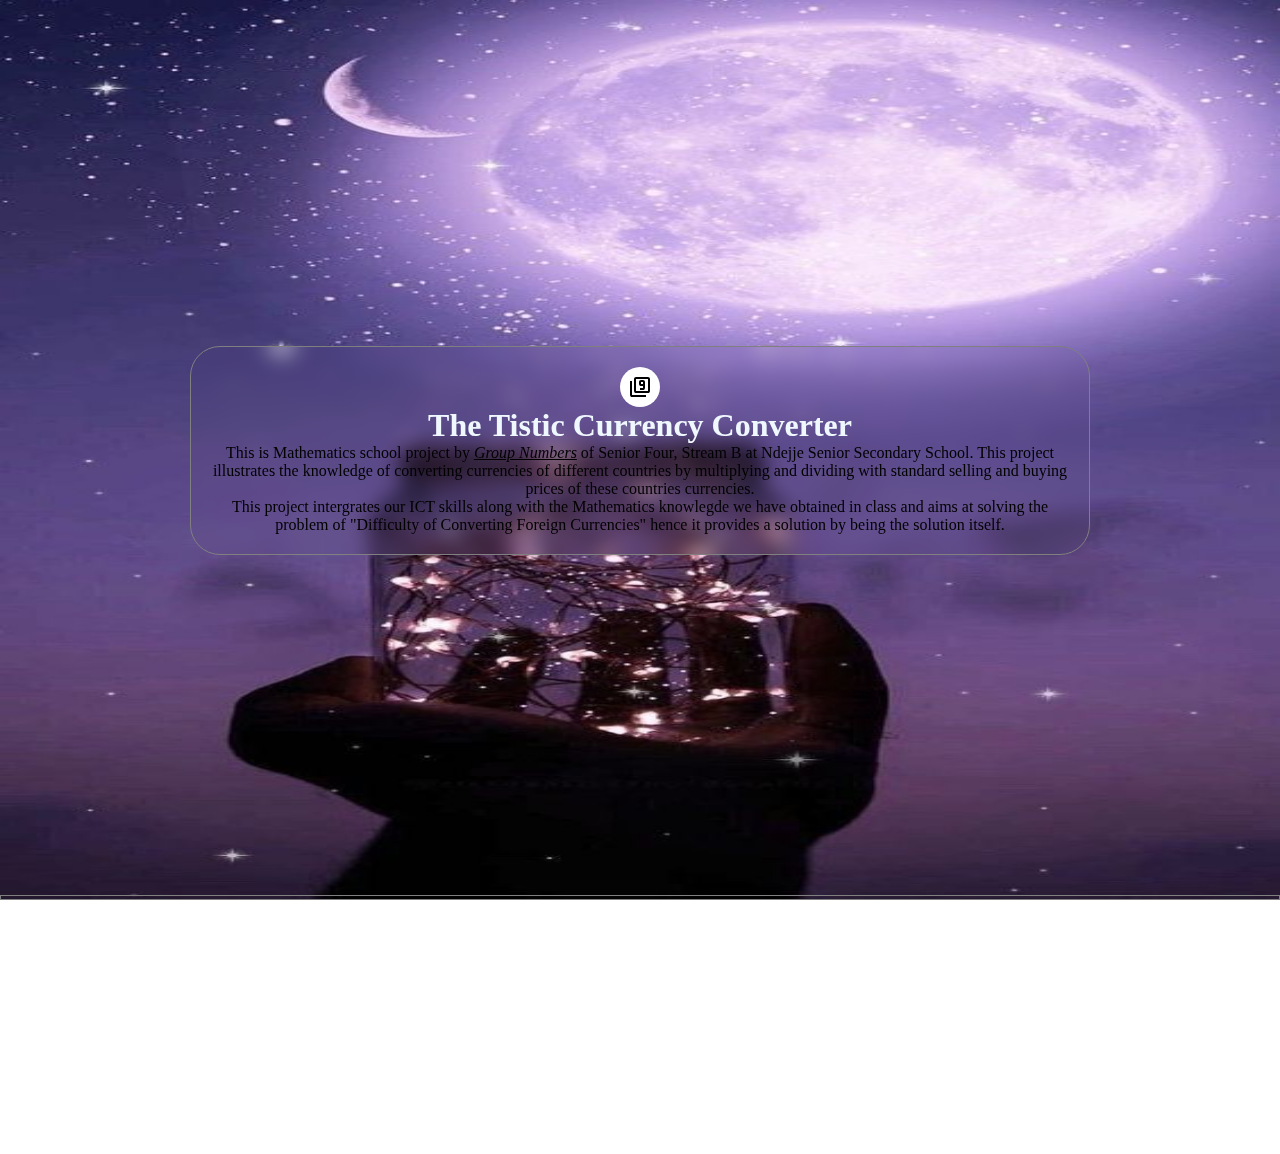
<file: index.html>
<!DOCTYPE html>
<html>
<head>
  <meta http-equiv="CONTENT-TYPE" content="text/html; charset=UTF-8">
  <title>Currency Converter</title>
  <link rel="stylesheet" href="math.css"/>
  <link rel="stylesheet" href="https://fonts.googleapis.com/css2?family=Material+Symbols+Outlined:opsz,wght,FILL,GRAD@20..48,100..700,0..1,-50..200" />
</head>
<body>
  <div class="page" id="tab_1">
    <section class="cena">
          <span class="material-symbols-outlined">
filter_9
</span>
  <h1>
    The Tistic Currency Converter
  </h1>
      <p>
        This is Mathematics school project by <i><u>Group Numbers</u></i>
        of Senior Four, Stream B at Ndejje Senior Secondary School.
        This project illustrates the knowledge of converting currencies 
        of different countries by multiplying and dividing with standard 
        selling and buying prices of these countries currencies.
      </p>
      <p>
        This project intergrates our ICT skills along with the Mathematics
        knowlegde we have obtained in class and aims at solving the problem 
        of "Difficulty of Converting Foreign Currencies" hence it provides a 
        solution by being the solution itself.
      </p>
    </section>
    <div id="holder">
      <div id="loader"></div>
    </div>
  </div>
  
  
  <div class="page" id="tab_2">
    <h1 class="hed">The Tistic Currency Converter</h1>
    <section class="sect">
      <div class="custom-shape-divider-bottom-1715088247">
    <svg data-name="Layer 1" xmlns="http://www.w3.org/2000/svg" viewBox="0 0 1200 120" preserveAspectRatio="none">
        <path d="M321.39,56.44c58-10.79,114.16-30.13,172-41.86,82.39-16.72,168.19-17.73,250.45-.39C823.78,31,906.67,72,985.66,92.83c70.05,18.48,146.53,26.09,214.34,3V0H0V27.35A600.21,600.21,0,0,0,321.39,56.44Z" class="shape-fill"></path>
    </svg>
</div>
    </section>
      <section class="data">
      <div class="from">
      <input type="text" id="fro"/>
        <select id="counfro">
      <option>Australia </option>
<option>Britain </option>
<option>Burundi </option>
<option>Canada </option>
<option>China </option>
<option>India </option>
<option>Japan </option>
<option>Kenya </option>
<option>Mexico </option>
<option>New Zealand </option>
<option>Nigeria </option>
<option>Rwanda </option>
<option>South Africa </option>
<option>Swaziland </option>
<option>Tanzania </option>
<option>Uganda </option>
<option>United States of America </option>
        </select>
      </div>
      <div class="tooo">
        <div class="midol"></div>
        <h6 id="toop"></h6>
               <select id="countoo">
      <option>Australia </option>
<option>Britain </option>
<option>Burundi </option>
<option>Canada </option>
<option>China </option>
<option>India </option>
<option>Japan </option>
<option>Kenya </option>
<option>Mexico </option>
<option>New Zealand </option>
<option>Nigeria </option>
<option>Rwanda </option>
<option>South Africa </option>
<option>Swaziland </option>
<option>Tanzania </option>
<option>Uganda </option>
<option>United States of America</option>
        </select>
      </div>
        <h3>NUMBERS</h3>
    </section>
      <footer>
          Please contact us at: <br><u>0775812345</u> on Whatsapp<br>
        and <a href="mailto:numbersofficial4@gmail.com">numbersofficial4@gmail.com</a> on email.
        </footer>
  </div>
  <script>
   let t_1 = document.getElementById("tab_1");
  let t_2 = document.getElementById("tab_2");
  let loader = document.getElementById("loader");
window.onload = function(){
    var interv = setInterval(ract, 50);
    var width = 0;
  function ract(){
      if(width >= 100){
          clearInterval(interv);
    t_1.style.animation = "gray 0.5s";
    setTimeout(apper, 500);
    function apper(){
      t_2.style.animation = "face 0.5s"
      t_2.style.visibility = "visible";
       t_1.style.visibility = "hidden";
    }
      }else{
          width++;
          loader.style.width = width + "%";  
      }
  }
}
document.getElementById("fro").addEventListener("input", handleTransfer);
function handleTransfer(e) {
  let resultOutput = document.getElementById("toop");

  let inputValue = Number(e.target.value);
  if (isNaN(inputValue)) {
    resultOutput.innerHTML = "Enter a valid number";
    return;
  }
  
  let countryInput = document.getElementById("counfro").value;
  let countryOutput = document.getElementById("countoo").value;
  switch(countryInput){
    case "Australia":
    switch(countryOutput){
     case "Australia":
    resultOutput.innerHTML = inputValue * 1;
    break;
    case "Britain":
    resultOutput.innerHTML = inputValue * 0.55;
    break;
    case "Burundi":
    resultOutput.innerHTML = inputValue * 1000;
    break;
      case "Canada":
    resultOutput.innerHTML = inputValue * 0.95;
    break;
      case "China":
    resultOutput.innerHTML = inputValue * 5.00;
    break;
     case "India":
    resultOutput.innerHTML = inputValue * 55.00;
    break;
      case "Japan":
    resultOutput.innerHTML = inputValue * 85.00;
    break;
      case "Kenya":
    resultOutput.innerHTML = inputValue * 110;
    break;
      case "Mexico":
    resultOutput.innerHTML = inputValue * 15;
    break;
      case "New Zealand":
    resultOutput.innerHTML = inputValue * 1.05;
    break;
      case "Nigeria":
    resultOutput.innerHTML = inputValue * 310;
    break;
      case "Rwanda":
    resultOutput.innerHTML = inputValue * 1000;
    break;
      case "South Africa":
    resultOutput.innerHTML = inputValue * 12.00;
    break;
      case "Swaziland":
    resultOutput.innerHTML = inputValue * 0.71;
    break;
      case "Tanzania":
    resultOutput.innerHTML = inputValue * 2300;
    break;
    case "Uganda":
    resultOutput.innerHTML = inputValue * 2500;
    break;
      case "United States of America":
    resultOutput.innerHTML = inputValue * 0.75;
    break;
    }
    break;

    case "Britain":
    switch(countryOutput){
        case "Australia":
    resultOutput.innerHTML = inputValue * 1.50;
    break;
     case "Britain":
    resultOutput.innerHTML = inputValue * 1;
    break;
    case "Burundi":
    resultOutput.innerHTML = inputValue * 2200;
    break;
      case "Canada":
    resultOutput.innerHTML = inputValue * 1.70;
    break;
      case "China":
    resultOutput.innerHTML = inputValue * 9.00;
    break;
     case "India":
    resultOutput.innerHTML = inputValue * 95.00;
    break;
      case "Japan":
    resultOutput.innerHTML = inputValue * 155;
    break;
      case "Kenya":
    resultOutput.innerHTML = inputValue * 150;
    break;
      case "Mexico":
    resultOutput.innerHTML = inputValue * 25.00;
    break;
      case "New Zealand":
    resultOutput.innerHTML = inputValue * 1.85;
    break;
      case "Nigeria":
    resultOutput.innerHTML = inputValue * 550;
    break;
      case "Rwanda":
    resultOutput.innerHTML = inputValue * 1350;
    break;
      case "South Africa":
    resultOutput.innerHTML = inputValue * 19.00;
    break;
      case "Swaziland":
    resultOutput.innerHTML = inputValue * 1.32;
    break;
      case "Tanzania":
    resultOutput.innerHTML = inputValue * 2800;
    break;
    case "Uganda":
    resultOutput.innerHTML = inputValue * 4800;
    break;
      case "United States of America":
    resultOutput.innerHTML = inputValue * 1.35;
    break;
    }
    break;
    
    case "Burundi":
    switch(countryOutput){
        case "Australia":
    resultOutput.innerHTML = inputValue * 0.00057;
    break;
     case "Britain":
    resultOutput.innerHTML = inputValue * 0.00045;
    break;
    case "Burundi":
    resultOutput.innerHTML = inputValue * 1;
    break;
      case "Canada":
    resultOutput.innerHTML = inputValue * 0.00056;
    break;
      case "China":
    resultOutput.innerHTML = inputValue * 0.0029;
    break;
     case "India":
    resultOutput.innerHTML = inputValue * 0.033;
    break;
      case "Japan":
    resultOutput.innerHTML = inputValue * 0.049;
    break;
      case "Kenya":
    resultOutput.innerHTML = inputValue * 0.68;
    break;
      case "Mexico":
    resultOutput.innerHTML = inputValue * 0.071;
    break;
      case "New Zealand":
    resultOutput.innerHTML = inputValue * 0.0013;
    break;
      case "Nigeria":
    resultOutput.innerHTML = inputValue * 1.45;
    break;
      case "Rwanda":
    resultOutput.innerHTML = inputValue * 0.71;
    break;
      case "South Africa":
    resultOutput.innerHTML = inputValue * 0.0065;
    break;
      case "Swaziland":
    resultOutput.innerHTML = inputValue * 0.0045;
    break;
      case "Tanzania":
    resultOutput.innerHTML = inputValue * 1.13;
    break;
    case "Uganda":
    resultOutput.innerHTML = inputValue * 1.47;
    break;
      case "United States of America":
    resultOutput.innerHTML = inputValue * 0.00045;
    break;
    }
    break;
    
    case "Canada":
    switch(countryOutput){
        case "Australia":
    resultOutput.innerHTML = inputValue * 1.50;
    break;
     case "Britain":
    resultOutput.innerHTML = inputValue * 0.57;
    break;
    case "Burundi":
    resultOutput.innerHTML = inputValue * 1738.53;
    break;
      case "Canada":
    resultOutput.innerHTML = inputValue * 1;
    break;
      case "China":
    resultOutput.innerHTML = inputValue * 5.11;
    break;
     case "India":
    resultOutput.innerHTML = inputValue * 59.49;
    break;
      case "Japan":
    resultOutput.innerHTML = inputValue * 88.38;
    break;
      case "Kenya":
    resultOutput.innerHTML = inputValue * 107.88;
    break;
      case "Mexico":
    resultOutput.innerHTML = inputValue * 15.70;
    break;
      case "New Zealand":
    resultOutput.innerHTML = inputValue * 1.12;
    break;
      case "Nigeria":
    resultOutput.innerHTML = inputValue * 274.41;
    break;
      case "Rwanda":
    resultOutput.innerHTML = inputValue * 1008.84;
    break;
      case "South Africa":
    resultOutput.innerHTML = inputValue * 12.05;
    break;
      case "Swaziland":
    resultOutput.innerHTML = inputValue * 12.05;
    break;
      case "Tanzania":
    resultOutput.innerHTML = inputValue * 1982.71;
    break;
    case "Uganda":
    resultOutput.innerHTML = inputValue * 3595.92;
    break;
      case "United States of America":
    resultOutput.innerHTML = inputValue * 0.80;
    break;
    }
    break;

    case "China":
    switch(countryOutput){
        case "Australia":
    resultOutput.innerHTML = inputValue * 0.20;
    break;
     case "Britain":
    resultOutput.innerHTML = inputValue * 0.11;
    break;
    case "Burundi":
    resultOutput.innerHTML = inputValue * 297.08;
    break;
      case "Canada":
    resultOutput.innerHTML = inputValue * 0.20;
    break;
      case "China":
    resultOutput.innerHTML = inputValue * 1;
    break;
     case "India":
    resultOutput.innerHTML = inputValue * 11.64;
    break;
      case "Japan":
    resultOutput.innerHTML = inputValue * 17.32;
    break;
      case "Kenya":
    resultOutput.innerHTML = inputValue * 21.18;
    break;
      case "Mexico":
    resultOutput.innerHTML = inputValue * 3.09;
    break;
      case "New Zealand":
    resultOutput.innerHTML = inputValue * 0.22;
    break;
      case "Nigeria":
    resultOutput.innerHTML = inputValue * 75.72;
    break;
      case "Rwanda":
    resultOutput.innerHTML = inputValue * 279.44;
    break;
      case "South Africa":
    resultOutput.innerHTML = inputValue * 3.35;
    break;
      case "Swaziland":
    resultOutput.innerHTML = inputValue * 2.25;
    break;
      case "Tanzania":
    resultOutput.innerHTML = inputValue * 45.56;
    break;
    case "Uganda":
    resultOutput.innerHTML = inputValue * 77.54;
    break;
      case "United States of America":
    resultOutput.innerHTML = inputValue * 0.16;
    break;
    }
    break;
    
    case "India":
    switch(countryOutput){
        case "Australia":
    resultOutput.innerHTML = inputValue * 0.020;
    break;
     case "Britain":
    resultOutput.innerHTML = inputValue * 0.0095;
    break;
    case "Burundi":
    resultOutput.innerHTML = inputValue * 2.20;
    break;
      case "Canada":
    resultOutput.innerHTML = inputValue * 0.019;
    break;
      case "China":
    resultOutput.innerHTML = inputValue * 0.086;
    break;
     case "India":
    resultOutput.innerHTML = inputValue * 1;
    break;
      case "Japan":
    resultOutput.innerHTML = inputValue * 1.59;
    break;
      case "Kenya":
    resultOutput.innerHTML = inputValue * 1.95;
    break;
      case "Mexico":
    resultOutput.innerHTML = inputValue * 0.29;
    break;
      case "New Zealand":
    resultOutput.innerHTML = inputValue * 0.021;
    break;
      case "Nigeria":
    resultOutput.innerHTML = inputValue * 6.34;
    break;
      case "Rwanda":
    resultOutput.innerHTML = inputValue * 23.44;
    break;
      case "South Africa":
    resultOutput.innerHTML = inputValue * 0.28;
    break;
      case "Swaziland":
    resultOutput.innerHTML = inputValue * 0.059;
    break;
      case "Tanzania":
    resultOutput.innerHTML = inputValue * 1.21;
    break;
    case "Uganda":
    resultOutput.innerHTML = inputValue * 2.05;
    break;
      case "United States of America":
    resultOutput.innerHTML = inputValue * 0.013;
    break;
    }
    break;
   
    case "Japan":
    switch(countryOutput){
        case "Australia":
    resultOutput.innerHTML = inputValue * 0.0091;
    break;
     case "Britain":
    resultOutput.innerHTML = inputValue * 0.0044;
    break;
    case "Burundi":
    resultOutput.innerHTML = inputValue * 1.02;
    break;
      case "Canada":
    resultOutput.innerHTML = inputValue * 0.0089;
    break;
      case "China":
    resultOutput.innerHTML = inputValue * 0.057;
    break;
     case "India":
    resultOutput.innerHTML = inputValue * 0.63;
    break;
      case "Japan":
    resultOutput.innerHTML = inputValue * 1;
    break;
      case "Kenya":
    resultOutput.innerHTML = inputValue * 1.22;
    break;
      case "Mexico":
    resultOutput.innerHTML = inputValue * 0.18;
    break;
      case "New Zealand":
    resultOutput.innerHTML = inputValue * 0.010;
    break;
      case "Nigeria":
    resultOutput.innerHTML = inputValue * 4.29;
    break;
      case "Rwanda":
    resultOutput.innerHTML = inputValue * 15.82;
    break;
      case "South Africa":
    resultOutput.innerHTML = inputValue * 0.19;
    break;
      case "Swaziland":
    resultOutput.innerHTML = inputValue * 0.041;
    break;
      case "Tanzania":
    resultOutput.innerHTML = inputValue * 0.84;
    break;
    case "Uganda":
    resultOutput.innerHTML = inputValue * 1.43;
    break;
      case "United States of America":
    resultOutput.innerHTML = inputValue * 0.0090;
    break;
    }
    break; 
    
    case "Kenya":
    switch(countryOutput){
        case "Australia":
    resultOutput.innerHTML = inputValue * 0.0093;
    break;
     case "Britain":
    resultOutput.innerHTML = inputValue * 0.0045;
    break;
    case "Burundi":
    resultOutput.innerHTML = inputValue * 1.03;
    break;
      case "Canada":
    resultOutput.innerHTML = inputValue * 0.0089;
    break;
      case "China":
    resultOutput.innerHTML = inputValue * 0.058;
    break;
     case "India":
    resultOutput.innerHTML = inputValue * 0.51;
    break;
      case "Japan":
    resultOutput.innerHTML = inputValue * 0.82;
    break;
      case "Kenya":
    resultOutput.innerHTML = inputValue * 1;
    break;
      case "Mexico":
    resultOutput.innerHTML = inputValue * 0.15;
    break;
      case "New Zealand":
    resultOutput.innerHTML = inputValue * 0.010;
    break;
      case "Nigeria":
    resultOutput.innerHTML = inputValue * 3.52;
    break;
      case "Rwanda":
    resultOutput.innerHTML = inputValue * 13.02;
    break;
      case "South Africa":
    resultOutput.innerHTML = inputValue * 0.16;
    break;
      case "Swaziland":
    resultOutput.innerHTML = inputValue * 0.035;
    break;
      case "Tanzania":
    resultOutput.innerHTML = inputValue * 1.96;
    break;
    case "Uganda":
    resultOutput.innerHTML = inputValue * 3.35;
    break;
      case "United States of America":
    resultOutput.innerHTML = inputValue * 0.0079;
    break;
    }
    break;
    
    case "Mexico":
    switch(countryOutput){
        case "Australia":
    resultOutput.innerHTML = inputValue * 0.072;
    break;
     case "Britain":
    resultOutput.innerHTML = inputValue * 0.032;
    break;
    case "Burundi":
    resultOutput.innerHTML = inputValue * 8.08;
    break;
      case "Canada":
    resultOutput.innerHTML = inputValue * 0.071;
    break;
      case "China":
    resultOutput.innerHTML = inputValue * 0.49;
    break;
     case "India":
    resultOutput.innerHTML = inputValue * 4.37;
    break;
      case "Japan":
    resultOutput.innerHTML = inputValue * 6.28;
    break;
      case "Kenya":
    resultOutput.innerHTML = inputValue * 21.34;
    break;
      case "Mexico":
    resultOutput.innerHTML = inputValue * 1;
    break;
      case "New Zealand":
    resultOutput.innerHTML = inputValue * 0.075;
    break;
      case "Nigeria":
    resultOutput.innerHTML = inputValue * 29.14;
    break;
      case "Rwanda":
    resultOutput.innerHTML = inputValue * 107.61;
    break;
      case "South Africa":
    resultOutput.innerHTML = inputValue * 1.29;
    break;
      case "Swaziland":
    resultOutput.innerHTML = inputValue * 0.28;
    break;
      case "Tanzania":
    resultOutput.innerHTML = inputValue * 5.87;
    break;
    case "Uganda":
    resultOutput.innerHTML = inputValue * 10.03;
    break;
      case "United States of America":
    resultOutput.innerHTML = inputValue * 0.078;
    break;
    }
    break;
    
    case "New Zealand":
    switch(countryOutput){
        case "Australia":
    resultOutput.innerHTML = inputValue * 0.93;
    break;
     case "Britain":
    resultOutput.innerHTML = inputValue * 0.49;
    break;
    case "Burundi":
    resultOutput.innerHTML = inputValue * 1112.25;
    break;
      case "Canada":
    resultOutput.innerHTML = inputValue * 0.95;
    break;
      case "China":
    resultOutput.innerHTML = inputValue * 5.96;
    break;
     case "India":
    resultOutput.innerHTML = inputValue * 55.07;
    break;
      case "Japan":
    resultOutput.innerHTML = inputValue * 79.06;
    break;
      case "Kenya":
    resultOutput.innerHTML = inputValue * 101.85;
    break;
      case "Mexico":
    resultOutput.innerHTML = inputValue * 13.33;
    break;
      case "New Zealand":
    resultOutput.innerHTML = inputValue * 1;
    break;
      case "Nigeria":
    resultOutput.innerHTML = inputValue * 317.69;
    break;
      case "Rwanda":
    resultOutput.innerHTML = inputValue * 1171.67;
    break;
      case "South Africa":
    resultOutput.innerHTML = inputValue * 14.02;
    break;
      case "Swaziland":
    resultOutput.innerHTML = inputValue * 3.03;
    break;
      case "Tanzania":
    resultOutput.innerHTML = inputValue * 63.51;
    break;
    case "Uganda":
    resultOutput.innerHTML = inputValue * 108.38;
    break;
      case "United States of America":
    resultOutput.innerHTML = inputValue * 0.69;
    break;
    }
    break;
    
    case "Nigeria":
    switch(countryOutput){
        case "Australia":
    resultOutput.innerHTML = inputValue * 0.0032;
    break;
     case "Britain":
    resultOutput.innerHTML = inputValue * 0.0016;
    break;
    case "Burundi":
    resultOutput.innerHTML = inputValue * 3.71;
    break;
      case "Canada":
    resultOutput.innerHTML = inputValue * 0.0032;
    break;
      case "China":
    resultOutput.innerHTML = inputValue * 0.021;
    break;
     case "India":
    resultOutput.innerHTML = inputValue * 0.19;
    break;
      case "Japan":
    resultOutput.innerHTML = inputValue * 2.76;
    break;
      case "Kenya":
    resultOutput.innerHTML = inputValue * 7.55;
    break;
      case "Mexico":
    resultOutput.innerHTML = inputValue * 0.11;
    break;
      case "New Zealand":
    resultOutput.innerHTML = inputValue * 0.0031;
    break;
      case "Nigeria":
    resultOutput.innerHTML = inputValue * 1;
    break;
      case "Rwanda":
    resultOutput.innerHTML = inputValue * 9.43;
    break;
      case "South Africa":
    resultOutput.innerHTML = inputValue * 0.11;
    break;
      case "Swaziland":
    resultOutput.innerHTML = inputValue * 0.024;
    break;
      case "Tanzania":
    resultOutput.innerHTML = inputValue * 0.50;
    break;
    case "Uganda":
    resultOutput.innerHTML = inputValue * 0.86;
    break;
      case "United States of America":
    resultOutput.innerHTML = inputValue * 0.0072;
    break;
    }
    break;
    
    case "Rwanda":
    switch(countryOutput){
        case "Australia":
    resultOutput.innerHTML = inputValue * 0.00085;
    break;
     case "Britain":
    resultOutput.innerHTML = inputValue * 0.00043;
    break;
    case "Burundi":
    resultOutput.innerHTML = inputValue * 0.976;
    break;
      case "Canada":
    resultOutput.innerHTML = inputValue * 0.00085;
    break;
      case "China":
    resultOutput.innerHTML = inputValue * 0.0059;
    break;
     case "India":
    resultOutput.innerHTML = inputValue * 0.054;
    break;
      case "Japan":
    resultOutput.innerHTML = inputValue * 0.78;
    break;
      case "Kenya":
    resultOutput.innerHTML = inputValue * 2.52;
    break;
      case "Mexico":
    resultOutput.innerHTML = inputValue * 0.37;
    break;
      case "New Zealand":
    resultOutput.innerHTML = inputValue * 10.60;
    break;
      case "Nigeria":
    resultOutput.innerHTML = inputValue * 0.00085;
    break;
      case "Rwanda":
    resultOutput.innerHTML = inputValue * 1;
    break;
      case "South Africa":
    resultOutput.innerHTML = inputValue * 0.10;
    break;
      case "Swaziland":
    resultOutput.innerHTML = inputValue * 0.022;
    break;
      case "Tanzania":
    resultOutput.innerHTML = inputValue * 0.45;
    break;
    case "Uganda":
    resultOutput.innerHTML = inputValue * 0.78;
    break;
      case "United States of America":
    resultOutput.innerHTML = inputValue * 0.0083;
    break;
    }
    break;
    
    case "South Africa":
    switch(countryOutput){
        case "Australia":
    resultOutput.innerHTML = inputValue * 0.10;
    break;
     case "Britain":
    resultOutput.innerHTML = inputValue * 0.050;
    break;
    case "Burundi":
    resultOutput.innerHTML = inputValue * 113.44;
    break;
      case "Canada":
    resultOutput.innerHTML = inputValue * 0.096;
    break;
      case "China":
    resultOutput.innerHTML = inputValue * 0.66;
    break;
     case "India":
    resultOutput.innerHTML = inputValue * 6.10;
    break;
      case "Japan":
    resultOutput.innerHTML = inputValue * 8.76;
    break;
      case "Kenya":
    resultOutput.innerHTML = inputValue * 28.39;
    break;
      case "Mexico":
    resultOutput.innerHTML = inputValue * 4.17;
    break;
      case "New Zealand":
    resultOutput.innerHTML = inputValue * 0.11;
    break;
      case "Nigeria":
    resultOutput.innerHTML = inputValue * 100.59;
    break;
      case "Rwanda":
    resultOutput.innerHTML = inputValue * 9.91;
    break;
      case "South Africa":
    resultOutput.innerHTML = inputValue * 1;
    break;
      case "Swaziland":
    resultOutput.innerHTML = inputValue * 2.15;
    break;
      case "Tanzania":
    resultOutput.innerHTML = inputValue * 44.54;
    break;
    case "Uganda":
    resultOutput.innerHTML = inputValue * 76.08;
    break;
      case "United States of America":
    resultOutput.innerHTML = inputValue * 0.065;
    break;
    }
    break;
    
    case "Swaziland":
    switch(countryOutput){
        case "Australia":
    resultOutput.innerHTML = inputValue * 0.096;
    break;
     case "Britain":
    resultOutput.innerHTML = inputValue * 0.054;
    break;
    case "Burundi":
    resultOutput.innerHTML = inputValue * 50.30;
    break;
      case "Canada":
    resultOutput.innerHTML = inputValue * 0.090;
    break;
      case "China":
    resultOutput.innerHTML = inputValue * 0.46;
    break;
     case "India":
    resultOutput.innerHTML = inputValue * 4.80;
    break;
      case "Japan":
    resultOutput.innerHTML = inputValue * 7.86;
    break;
      case "Kenya":
    resultOutput.innerHTML = inputValue * 6.92;
    break;
      case "Mexico":
    resultOutput.innerHTML = inputValue * 1.22;
    break;
      case "New Zealand":
    resultOutput.innerHTML = inputValue * 0.10;
    break;
      case "Nigeria":
    resultOutput.innerHTML = inputValue * 25.01;
    break;
      case "Rwanda":
    resultOutput.innerHTML = inputValue * 56.85;
    break;
      case "South Africa":
    resultOutput.innerHTML = inputValue * 1.00;
    break;
      case "Swaziland":
    resultOutput.innerHTML = inputValue * 1;
    break;
      case "Tanzania":
    resultOutput.innerHTML = inputValue * 206.24;
    break;
    case "Uganda":
    resultOutput.innerHTML = inputValue * 413.69;
    break;
      case "United States of America":
    resultOutput.innerHTML = inputValue * 0.061;
    break;
    }
    break;
    
    case "Tanzania":
    switch(countryOutput){
        case "Australia":
    resultOutput.innerHTML = inputValue * 0.00037;
    break;
     case "Britain":
    resultOutput.innerHTML = inputValue * 0.00021;
    break;
    case "Burundi":
    resultOutput.innerHTML = inputValue * 0.95;
    break;
      case "Canada":
    resultOutput.innerHTML = inputValue * 0.00035;
    break;
      case "China":
    resultOutput.innerHTML = inputValue * 0.0018;
    break;
     case "India":
    resultOutput.innerHTML = inputValue * 0.018;
    break;
      case "Japan":
    resultOutput.innerHTML = inputValue * 0.030;
    break;
      case "Kenya":
    resultOutput.innerHTML = inputValue * 0.27;
    break;
      case "Mexico":
    resultOutput.innerHTML = inputValue * 0.0047;
    break;
      case "New Zealand":
    resultOutput.innerHTML = inputValue * 0.00039;
    break;
      case "Nigeria":
    resultOutput.innerHTML = inputValue * 0.95;
    break;
      case "Rwanda":
    resultOutput.innerHTML = inputValue * 2.17;
    break;
      case "South Africa":
    resultOutput.innerHTML = inputValue * 0.023;
    break;
      case "Swaziland":
    resultOutput.innerHTML = inputValue * 0.0049;
    break;
      case "Tanzania":
    resultOutput.innerHTML = inputValue * 1;
    break;
    case "Uganda":
    resultOutput.innerHTML = inputValue * 1.97;
    break;
      case "United States of America":
    resultOutput.innerHTML = inputValue * 0.00041;
    break;
    }
    break;
    
    case "Uganda":
    switch(countryOutput){
        case "Australia":
    resultOutput.innerHTML = inputValue * 0.0028;
    break;
     case "Britain":
    resultOutput.innerHTML = inputValue * 0.0016;
    break;
    case "Burundi":
    resultOutput.innerHTML = inputValue * 7.44;
    break;
      case "Canada":
    resultOutput.innerHTML = inputValue * 0.0026;
    break;
      case "China":
    resultOutput.innerHTML = inputValue * 0.013;
    break;
     case "India":
    resultOutput.innerHTML = inputValue * 0.13;
    break;
      case "Japan":
    resultOutput.innerHTML = inputValue * 0.21;
    break;
      case "Kenya":
    resultOutput.innerHTML = inputValue * 1.87;
    break;
      case "Mexico":
    resultOutput.innerHTML = inputValue * 0.032;
    break;
      case "New Zealand":
    resultOutput.innerHTML = inputValue * 0.0029;
    break;
      case "Nigeria":
    resultOutput.innerHTML = inputValue * 7.44;
    break;
      case "Rwanda":
    resultOutput.innerHTML = inputValue * 17.02;
    break;
      case "South Africa":
    resultOutput.innerHTML = inputValue * 0.18;
    break;
      case "Swaziland":
    resultOutput.innerHTML = inputValue * 0.0024;
    break;
      case "Tanzania":
    resultOutput.innerHTML = inputValue * 0.51;
    break;
    case "Uganda":
    resultOutput.innerHTML = inputValue * 1;
    break;
      case "United States of America":
    resultOutput.innerHTML = inputValue * 0.0026;
    break;
    }
    break;
    
    case "United States of America":
    switch(countryOutput){
        case "Australia":
    resultOutput.innerHTML = inputValue * 1.63;
    break;
     case "Britain":
    resultOutput.innerHTML = inputValue * 0.74;
    break;
    case "Burundi":
    resultOutput.innerHTML = inputValue * 2255.00;
    break;
      case "Canada":
    resultOutput.innerHTML = inputValue * 1.29;
    break;
      case "China":
    resultOutput.innerHTML = inputValue * 6.38;
    break;
     case "India":
    resultOutput.innerHTML = inputValue * 75.25;
    break;
      case "Japan":
    resultOutput.innerHTML = inputValue * 116.31;
    break;
      case "Kenya":
    resultOutput.innerHTML = inputValue * 115.60;
    break;
      case "Mexico":
    resultOutput.innerHTML = inputValue * 20.20;
    break;
      case "New Zealand":
    resultOutput.innerHTML = inputValue * 1.79;
    break;
      case "Nigeria":
    resultOutput.innerHTML = inputValue * 413.70;
    break;
      case "Rwanda":
    resultOutput.innerHTML = inputValue * 989.01;
    break;
      case "South Africa":
    resultOutput.innerHTML = inputValue * 15.14;
    break;
      case "Swaziland":
    resultOutput.innerHTML = inputValue * 16.28;
    break;
      case "Tanzania":
    resultOutput.innerHTML = inputValue * 2428.20;
    break;
    case "Uganda":
    resultOutput.innerHTML = inputValue * 3891.60;
    break;
      case "United States of America":
    resultOutput.innerHTML = inputValue * 1;
    break;
    }
    break;
  }
}


  </script>
</body>
</html>
</file>
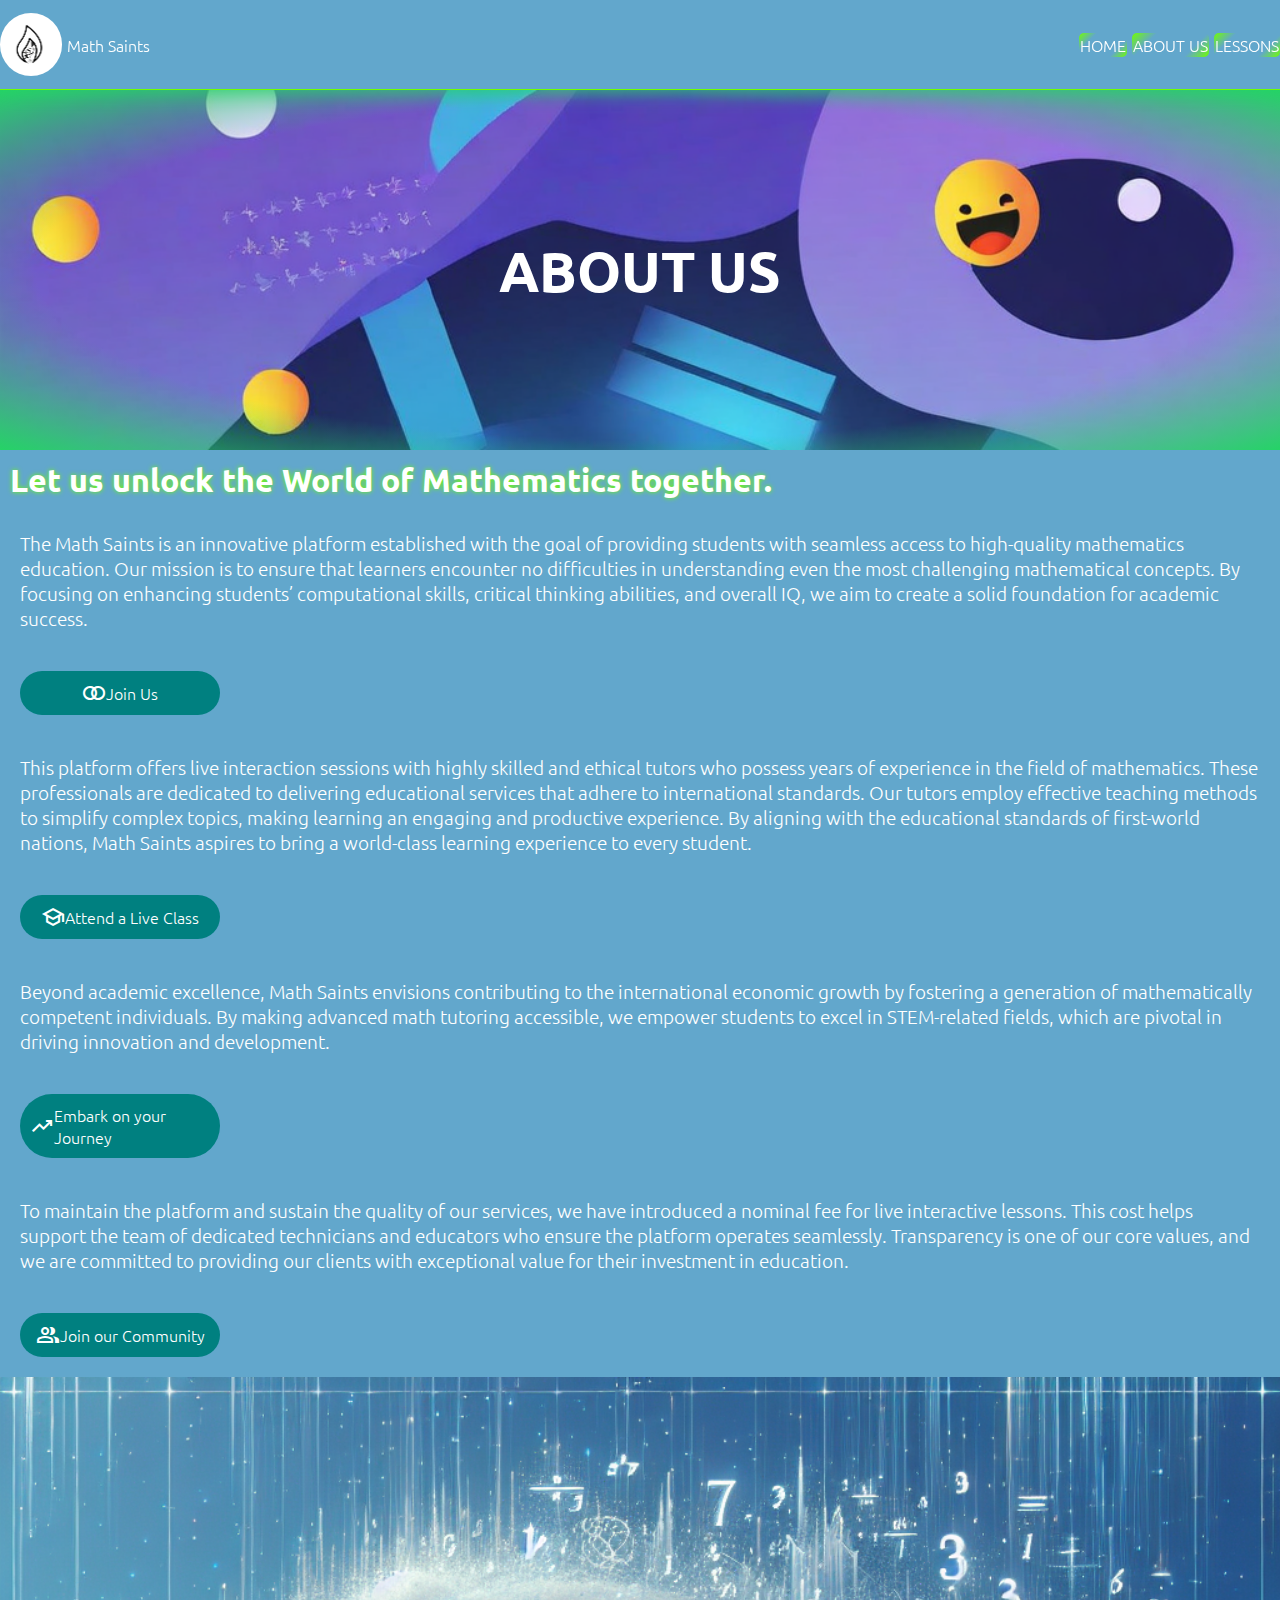
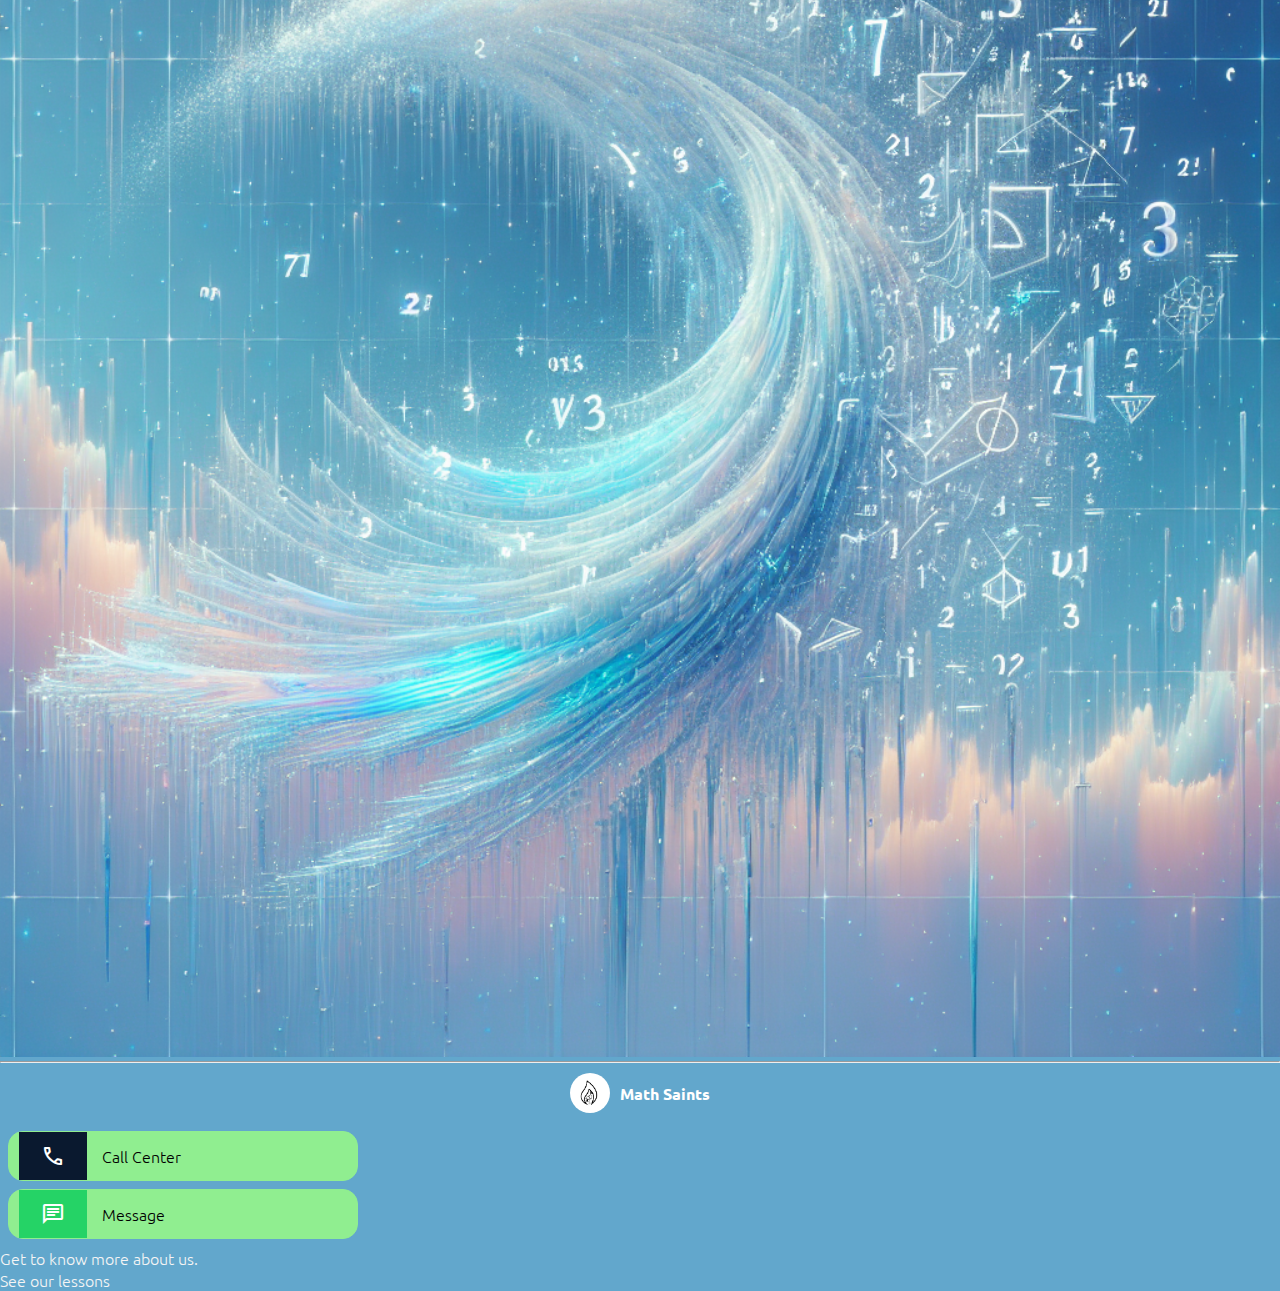
<file: math saints/about.html>
<!DOCTYPE html>

<html>
<head>
  <meta http-equiv="CONTENT-TYPE" content="text/html; charset=UTF-8">
  <meta name="viewport" content="width=device-width, initial-scale=1.0">
  <link rel="icon" type="image/x-icon" href="logo.png"/>
  <link rel="stylesheet" href="style.css"/>
  <title>Math Saints</title>
  
  <link rel="stylesheet" href="https://fonts.googleapis.com/css2?family=Material+Symbols+Outlined:opsz,wght,FILL,GRAD@20..48,100..700,0..1,-50..200" />
  
  <link rel="preconnect" href="https://fonts.googleapis.com">
<link rel="preconnect" href="https://fonts.gstatic.com" crossorigin>
<link href="https://fonts.googleapis.com/css2?family=Agu+Display&family=Ubuntu:ital,wght@0,300;0,400;0,500;0,700;1,300;1,400;1,500;1,700&display=swap" rel="stylesheet">
  <style>
.material-symbols-outlined {
  font-variation-settings:
  'FILL' 0,
  'wght' 400,
  'GRAD' 0,
  'opsz' 24
}
   h1 {
  width: 100%;
  height: 40vh;
  display: grid;
  place-content: center;
  font-size: 3.5rem;
  background: radial-gradient(transparent, transparent, transparent, rgb(37, 211, 102)), url('bgs.jpg.png');
  background-size: cover;
  background-repeat: no-repeat;
}
  </style>
</head>
<body class="ubuntu-light">
      <nav>
      <div>
      <img src="logo.png"/>
    <span>Math Saints</span>
      </div>
      <div>
    <a href="index.html">HOME</a>
    <a href="about.html">ABOUT US</a>
    <a href="resource.html">LESSONS</a>
      </div>
  </nav>
  <div class="placeholder"></div>
  <h1 class="ubuntu-bold">
   ABOUT US
  </h1>
  <h3 class="head" class="ubuntu-medium-italic">Let us unlock the World of Mathematics together.</h3>
  <p>
  The Math Saints is an innovative platform established with the goal of providing students with seamless access to high-quality mathematics education. Our mission is to ensure that learners encounter no difficulties in understanding even the most challenging mathematical concepts. By focusing on enhancing students’ computational skills, critical thinking abilities, and overall IQ, we aim to create a solid foundation for academic success.
  </p>
  <a class="links" href="app.html">
    <span class="material-symbols-outlined">
join
</span>
    Join Us
  </a>
  <p>
This platform offers live interaction sessions with highly skilled and ethical tutors who possess years of experience in the field of mathematics. These professionals are dedicated to delivering educational services that adhere to international standards. Our tutors employ effective teaching methods to simplify complex topics, making learning an engaging and productive experience. By aligning with the educational standards of first-world nations, Math Saints aspires to bring a world-class learning experience to every student.  
  </p>
  <a class="links" href="app.html">
    <span class="material-symbols-outlined">
school
</span>
    Attend a Live Class
  </a>
  <p>
    Beyond academic excellence, Math Saints envisions contributing to the international economic growth by fostering a generation of mathematically competent individuals. By making advanced math tutoring accessible, we empower students to excel in STEM-related fields, which are pivotal in driving innovation and development.
  </p>
  <a class="links" href="app.html">
   <span class="material-symbols-outlined">
trending_up
</span> 
    Embark on your Journey
  </a>
  <p>
    To maintain the platform and sustain the quality of our services, we have introduced a nominal fee for live interactive lessons. This cost helps support the team of dedicated technicians and educators who ensure the platform operates seamlessly. Transparency is one of our core values, and we are committed to providing our clients with exceptional value for their investment in education.
  </p>
  <a class="links" href="app.html">
    <span class="material-symbols-outlined">
group
</span>
    Join our Community
  </a>
  <img src="newflow.jpg.png" class="flowImage"/>
    <hr>
  <footer>
    <div class="detail">
      <img src="logo.png">
      <h3>Math Saints</h3>
    </div>
    <div class="contact">
      <div class="logo">
      <span class="material-symbols-outlined">
call
</span>
      </div>
      <a href="tel:0782797887">Call Center</a>
    </div>
    <div class="contact">
      <div class="logo1">
      <span class="material-symbols-outlined">
chat
</span>
      </div>
      <a href="https://wa.me/256782797887">Message</a>
    </div>
    <a href="about.html">Get to know more about us.</a><br>
    <a href="resource.html">See our lessons</a>
  </footer>
</body>
</html>
</file>
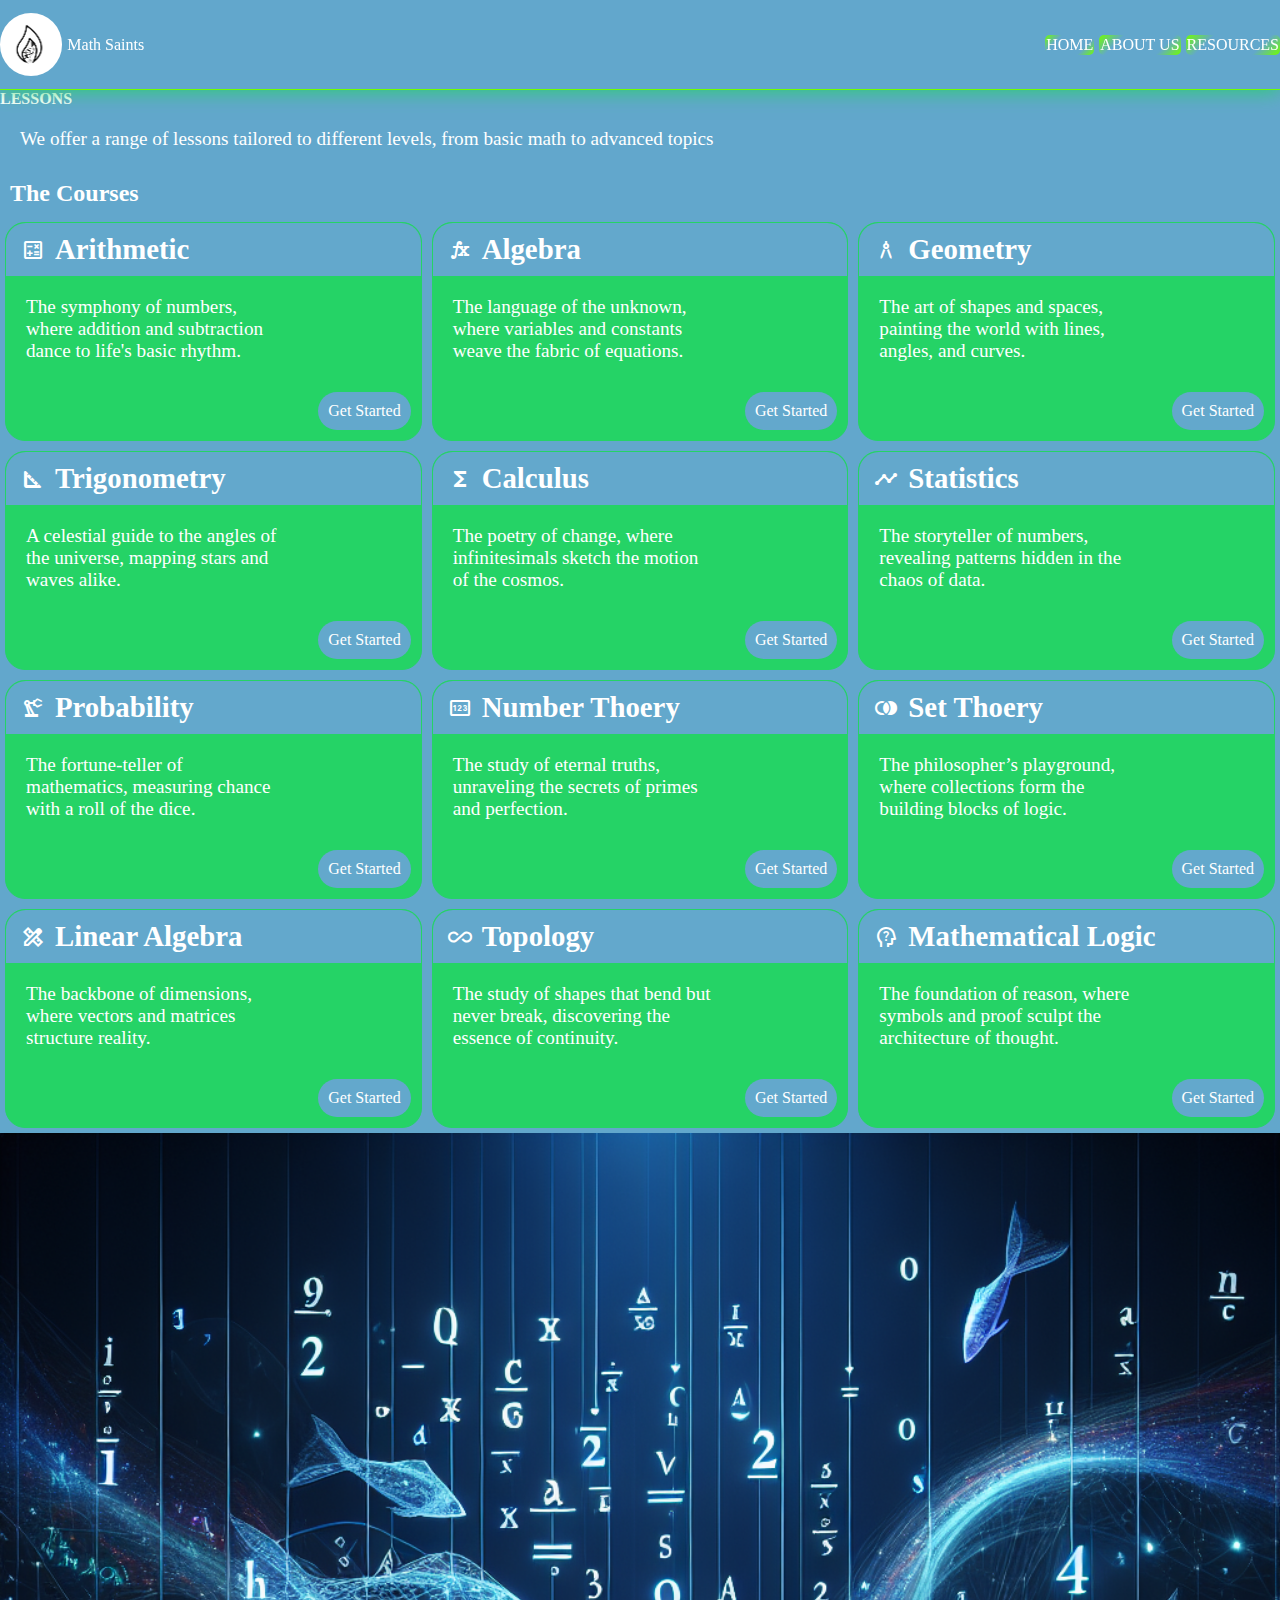
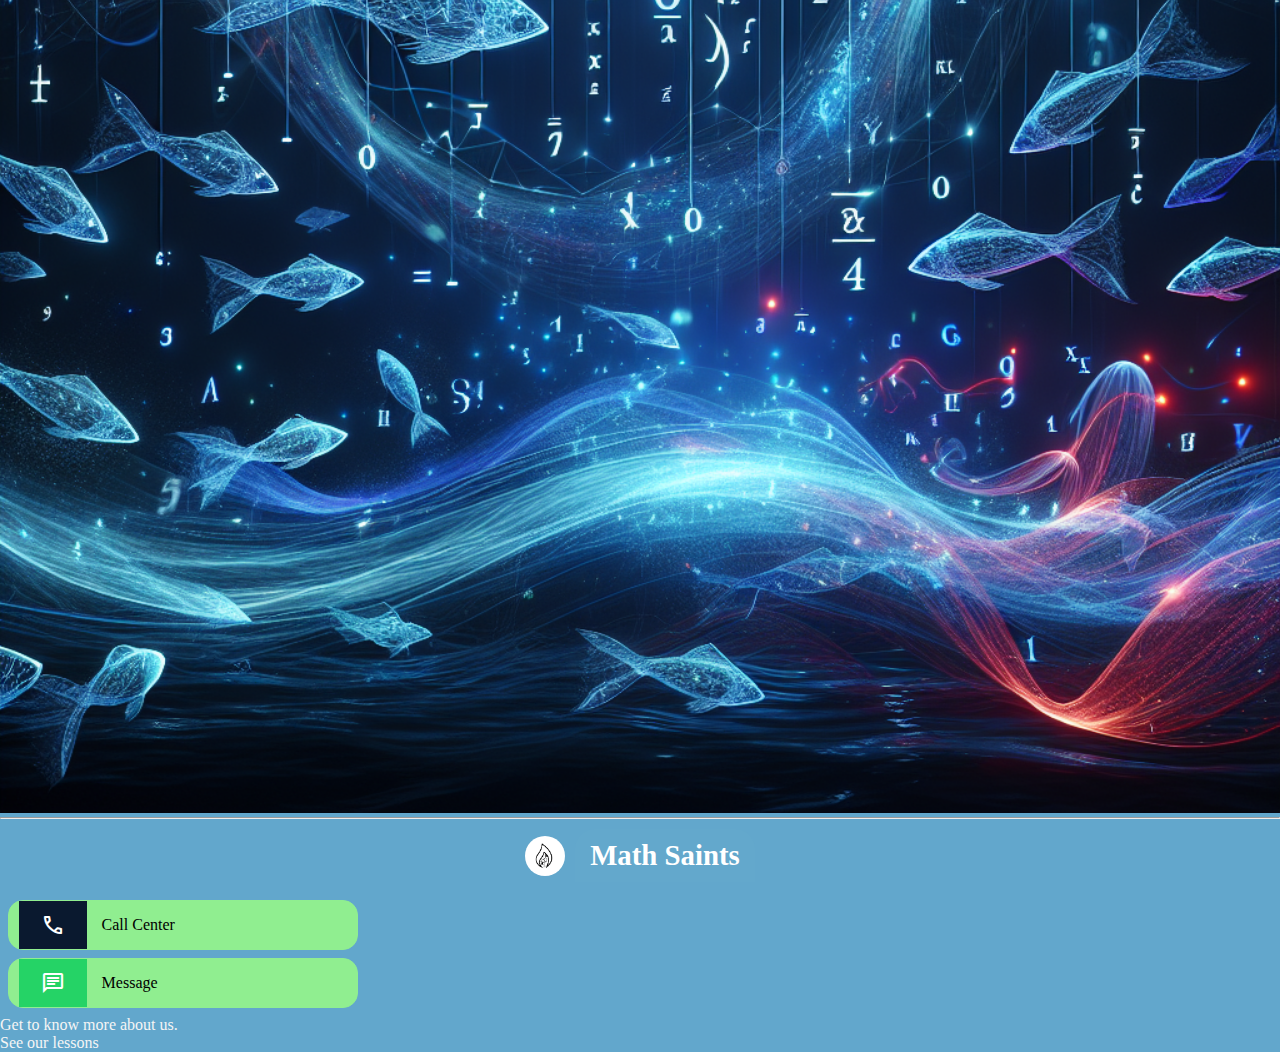
<file: math saints/resource.html>
<!DOCTYPE html>

<html>
<head>
  <meta http-equiv="CONTENT-TYPE" content="text/html; charset=UTF-8">
  <meta name="viewport" content="width=device-width, initial-scale=1.0">
  <link rel="stylesheet" href="style.css"/>
  <link rel="stylesheet" href="resource.css"/>
  <link rel="icon" type="image/x-icon" href="logo.png"/>
  <title>Math Saints</title>
  
  <link rel="stylesheet" href="https://fonts.googleapis.com/css2?family=Material+Symbols+Outlined:opsz,wght,FILL,GRAD@20..48,100..700,0..1,-50..200" />
  <style>
.material-symbols-outlined {
  font-variation-settings:
  'FILL' 0,
  'wght' 400,
  'GRAD' 0,
  'opsz' 24
}
  </style>
</head>
<body>
    <nav>
      <div>
      <img src="logo.png"/>
    <span>Math Saints</span>
      </div>
      <div>
    <a href="index.html">HOME</a>
    <a href="about.html">ABOUT US</a>
    <a href="resource.html">RESOURCES</a>
      </div>
  </nav>
  <div class="placeholder"></div>
  <h1>
    LESSONS
  </h1>
  <p>We offer a range of lessons tailored to different levels, from basic math to advanced topics</p>
  <h2>The Courses</h2>
  <div class="service-container">
  <div class="tab">
    <h3>
<span class="material-symbols-outlined">
calculate
</span>
    Arithmetic
  </h3>
    <p>
     The symphony of numbers, where addition and subtraction dance to life's basic rhythm. 
    </p>
    <a href="app.html">Get Started</a>
  </div>
  <div class="tab">
    <h3>
      <span class="material-symbols-outlined">
function
</span>
    Algebra
  </h3>
    <p>
      The language of the unknown, where variables and constants weave the fabric of equations.
    </p>
    <a href="app.html">Get Started</a>
  </div>
  <div class="tab">
    <h3>
      <span class="material-symbols-outlined">
architecture
</span>
    Geometry
  </h3>
    <p>
   The art of shapes and spaces, painting the world with lines, angles, and curves.   
    </p>
    <a href="app.html">Get Started</a>
  </div>
  <div class="tab">
     <h3>
    <span class="material-symbols-outlined">
square_foot
</span>
    Trigonometry
  </h3>
    <p>
  A celestial guide to the angles of the universe, mapping stars and waves alike.    
    </p>
    <a href="app.html">Get Started</a>
  </div>
<div class="tab">
     <h3>
    <span class="material-symbols-outlined">
functions
</span>
    Calculus
  </h3>
    <p>
  The poetry of change, where infinitesimals sketch the motion of the cosmos.
    </p>
    <a href="app.html">Get Started</a>
  </div>
    <div class="tab">
     <h3>
    <span class="material-symbols-outlined">
timeline
</span>
    Statistics
  </h3>
    <p>
The storyteller of numbers, revealing patterns hidden in the chaos of data.
    </p>
    <a href="app.html">Get Started</a>
  </div>
    <div class="tab">
     <h3>
    <span class="material-symbols-outlined">
precision_manufacturing
</span>
    Probability
  </h3>
    <p>
      The fortune-teller of mathematics, measuring chance with a roll of the dice.
    </p>
    <a href="app.html">Get Started</a>
  </div>
    <div class="tab">
     <h3>
    <span class="material-symbols-outlined">
pin
</span>
    Number Thoery
  </h3>
    <p>
      The study of eternal truths, unraveling the secrets of primes and perfection.
    </p>
    <a href="app.html">Get Started</a>
  </div>
    <div class="tab">
     <h3>
   <span class="material-symbols-outlined">
join_right
</span>
    Set Thoery
  </h3>
    <p>
      The philosopher’s playground, where collections form the building blocks of logic.
    </p>
    <a href="app.html">Get Started</a>
  </div>
    <div class="tab">
     <h3>
   <span class="material-symbols-outlined">
design_services
</span>
    Linear Algebra
  </h3>
    <p>
      The backbone of dimensions, where vectors and matrices structure reality.
    </p>
    <a href="app.html">Get Started</a>
  </div>
    <div class="tab">
     <h3>
    <span class="material-symbols-outlined">
all_inclusive
</span>
    Topology
  </h3>
    <p>
      The study of shapes that bend but never break, discovering the essence of continuity.
    </p>
    <a href="app.html">Get Started</a>
  </div>
    <div class="tab">
     <h3>
    <span class="material-symbols-outlined">
psychology_alt
</span>
    Mathematical Logic
  </h3>
    <p>
     The foundation of reason, where symbols and proof sculpt the architecture of thought.
    </p>
    <a href="app.html">Get Started</a>
  </div>
    
  </div>
  <img src="flow.jpg.png" class="flowImage"/>
    <hr>
  <footer>
    <div class="detail">
      <img src="logo.png">
      <h3>Math Saints</h3>
    </div>
    <div class="contact">
      <div class="logo">
      <span class="material-symbols-outlined">
call
</span>
      </div>
      <a href="tel:0782797887">Call Center</a>
    </div>
    <div class="contact">
      <div class="logo1">
      <span class="material-symbols-outlined">
chat
</span>
      </div>
      <a href="https://wa.me/256782797887">Message</a>
    </div>
    <a href="about.html">Get to know more about us.</a><br>
    <a href="resource.html">See our lessons</a>
  </footer>
</body>
</html>
</file>
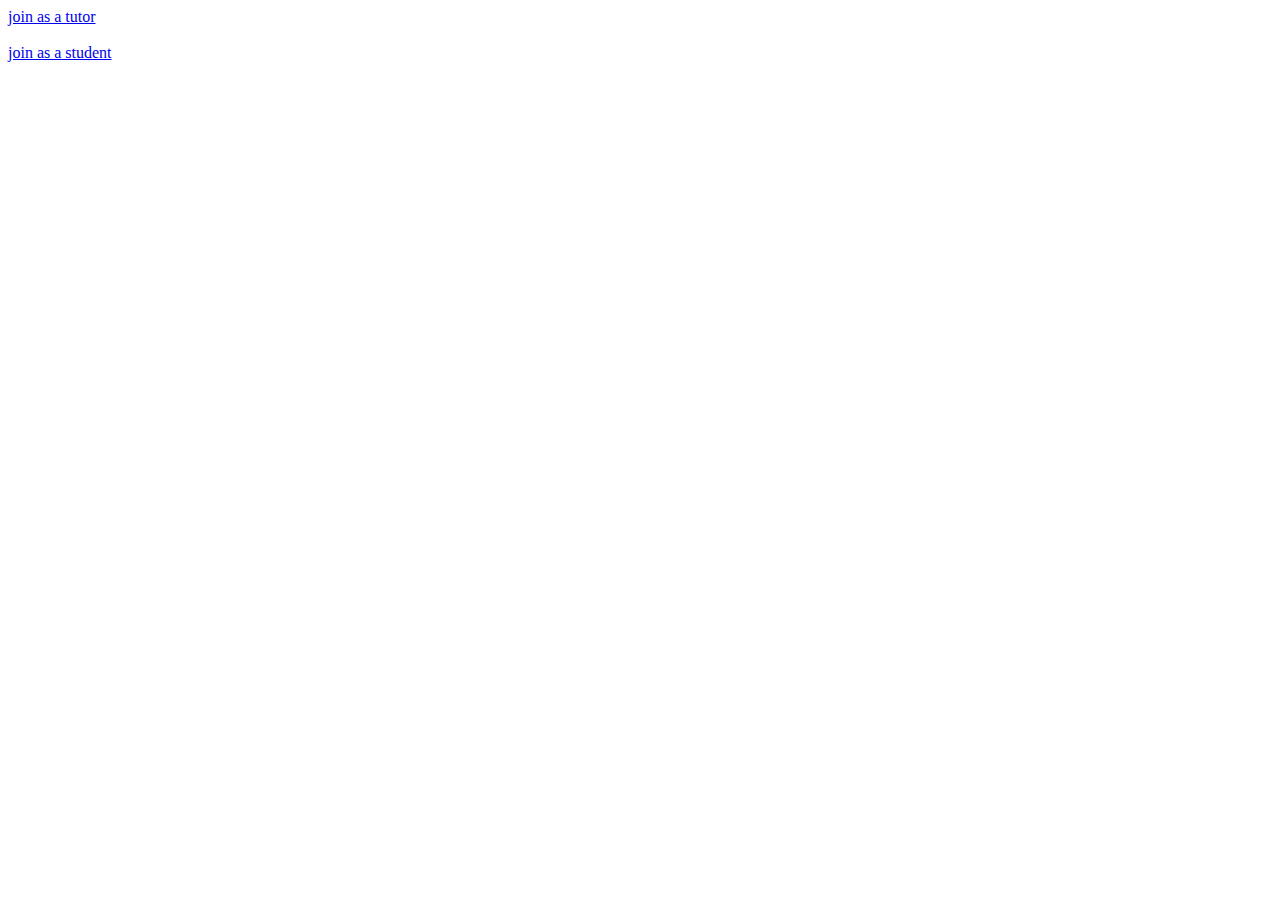
<file: math saints/sth.html>
<!DOCTYPE html>
<html lang="en">
<head>
  <meta charset="UTF-8">
  <meta name="viewport" content="width=device-width, initial-scale=1.0">
  <title>live streamer</title>
 
</head>
<body>
   <a href="https://nextgen-livestream-015.app.100ms.live/meeting/hee-ftbf-kbl">join as a tutor</a>
  <br><br>
  <a href="https://nextgen-livestream-015.app.100ms.live/meeting/gun-biyd-djy">join as a student</a>
</body>
</html>
</file>
<file: math.css>
.material-symbols-outlined {
  font-variation-settings:
  'FILL' 0,
  'wght' 400,
  'GRAD' 0,
  'opsz' 24
}
.custom-shape-divider-bottom-1715088247 {
    position: absolute;
    bottom: 0;
    left: 0;
    width: 100%;
    overflow: hidden;
    line-height: 0;
    transform: rotate(180deg);
}

.custom-shape-divider-bottom-1715088247 svg {
    position: relative;
    display: block;
    width: calc(100% + 1.3px);
    height: 150px;
}

.custom-shape-divider-bottom-1715088247 .shape-fill {
    fill: #FFFFFF;
}

/** For mobile devices **/
@media (max-width: 767px) {
    .custom-shape-divider-bottom-1715088247 svg {
        width: calc(133% + 1.3px);
        height: 126px;
    }
}
  *{
    margin: 0;
    padding: 0;
    box-sizing: border-box;
  }
.sect{
  position: relative;
  background: teal;
}
#holder{
  width: 100%;
  position: fixed;
  bottom: 0;
  height: 5px;
  border: 1px solid gray;
}
#loa_der{
  width: 0%;
  background: greenyellow;
  height: 4px;
}
.cena{
  backdrop-filter: blur(10px);
  border: 1px solid gray;
  border-radius: 30px;
  padding: 20px;
  text-align: center;
  max-width: 900px;
  max-height: 800px;
}
span{
  border-radius: 50%;
  width: 40px;
  height: 40px;
  background: white;
  display: grid;
  place-content: center;
}
  .page{
    width: 100vw;
    height: 100vh;
    position: absolute;
  }
  @keyframes gray{
    0%{opacity: 1;}
    100%{opacity: 0; visibility: hidden;}
  }
  @keyframes face{
    0%{opacity: 0;}
    100%{opacity: 1; visibility: visible;}
  }
h1{
  color: aliceblue;
}
.hed{
  display: grid;
  place-content: center;
  text-align: center;
  width: 100%;
  height: 35vh;
  background: rebeccapurple;
}
  #tab_1{
    visibility: visible;
    background: rgba(255,255,255,0.5) url(ace.jpeg);
    display: grid;
    background-repeat: no-repeat;
    background-size: 100% 100%;
    place-content: center;
  }
  #tab_2{
    visibility: hidden;
  }
h3{
  font-size: 20vw;
  opacity: 0.3;
  transform: rotate(-45deg);
  position: absolute;
  font-family: comic sans ms;
  z-index: -1000;
  top: 50%;
}
.data{
  display: grid;
  place-content: center;
  height: 50vh;
}
.cont{
  display: flex;
  justify-content: center;
  align-items: center;
}
.from{
  max-width: 50vw;
  height: 25vh;
  background: rgba(85,107,47,0.4);
  border-radius: 15px;
  border-bottom: 5px solid white;
}
.tooo{
  max-width: 50vw;
  height: 20vh;
  background: rgb(218,165,32);
  border-radius: 15px;
  border-top-left-radius: 0;
}
.midol{
  max-width: 25vw;
  height: 5vh;
  background: rgb(218,165,32);
  position: relative;
  margin-top: -5vh;
  margin-left: 0;
  border-top: 5px solid white;
  border-right: 5px solid white;
  border-top-right-radius: 15px;
}
input[type=text], select{
  width: 40vw;
  margin: 3vh;
  border: 1px solid gray;
  padding: 3px;
  border-radius: 10px;
}
  #toop{
    background: teal;
    border-radius: 20px;
    color: white;
    width: 40vw;
    height: auto;
    display: flex;
    justify-content: right;
    align-items: center;
    margin: 3vh;
    font-size: 4vh;
    border: 1px solid rebeccapurple;
    text-align: right;
    padding: 10px;
  }
footer{
  position: fixed;
  text-align: center;
  bottom: 0;
  width: 100%;
  height: 10vh;
  border-top: 2px solid lightblue;
}
</file>
<file: math saints/style.css>
/*
the website theme colors
   rgb(99, 168, 204) ---skyblue
    
    rgb(1, 238, 255) --- cyan

  rgb(98, 167, 204)

rgb(37, 211, 102) --- good green

#70ff00 --- glow green

https://500-7.github.io/math%20saints/index.html

*/
/*...font...*/
.ubuntu-light {
  font-family: "Ubuntu", sans-serif;
  font-weight: 300;
  font-style: normal;
}

.ubuntu-regular {
  font-family: "Ubuntu", sans-serif;
  font-weight: 400;
  font-style: normal;
}

.ubuntu-medium {
  font-family: "Ubuntu", sans-serif;
  font-weight: 500;
  font-style: normal;
}

.ubuntu-bold {
  font-family: "Ubuntu", sans-serif;
  font-weight: 700;
  font-style: normal;
}

.ubuntu-light-italic {
  font-family: "Ubuntu", sans-serif;
  font-weight: 300;
  font-style: italic;
}

.ubuntu-regular-italic {
  font-family: "Ubuntu", sans-serif;
  font-weight: 400;
  font-style: italic;
}

.ubuntu-medium-italic {
  font-family: "Ubuntu", sans-serif;
  font-weight: 500;
  font-style: italic;
}

.ubuntu-bold-italic {
  font-family: "Ubuntu", sans-serif;
  font-weight: 700;
  font-style: italic;
}

* {
  margin: 0;
  padding: 0;
  box-sizing: border-box;
  font-size: 1rem;
}
body {
  background: rgb(98, 167, 204);
  color: white;
}
nav {
  display: flex;
  justify-content: space-between;
  position: fixed;
  top: 0;
  background: rgb(98, 167, 204);
  width: 100%;
  height: 10vh;
  border-bottom: 1px solid #70ff00;
  box-shadow: 0 0 20px rgb(37, 211, 102);
}
nav img {
  height: 70%;
  aspect-ratio: 1/1;
  border-radius: 100%;
}
nav div {
  display: flex;
  align-items: center;
  gap: 5px;
}
nav div a {
  text-decoration: none;
  color: white;
  border-radius: 5px;
  padding: 1px;
  background: linear-gradient(-45deg, #70ff00, RGB(98, 167, 204), RGB(98, 167, 204), RGB(98, 167, 204), #70ff00);
  transition: all .5s;
}
nav div a:hover {
  background: #70ff00;
  border-bottom: 1px solid teal;
}
.placeholder {
  height: 10vh;
}


.links {
  width: 200px;
  height: auto;
  padding: 10px;
  margin: 20px;
  text-decoration: none;
  color: white;
  background: teal;
  border-radius: 40px;
  display: flex;
  align-items: center;
  justify-content: center;
}
.links:hover {
  border: 1px solid #70ff00;
  box-shadow: 0 0 10px rgb(37, 211, 102);
}
.head {
  font-size: 2rem;
  padding: 10px;
  text-shadow: 0 0 5px #70ff00;
}
p {
  padding: 20px;
  font-size: 1.2rem;
}
h2 {
  font-size: 1.5rem;
  padding: 10px;
}
#lessonHolder {
  width: 100%;
  height: 360px;
  display: flex;
  align-items: center;
  gap: 10px;
  overflow-x: auto;
}

.service-container {
  display: grid;
  grid-template-columns: repeat(auto-fill, minmax(350px, 1fr));
  justify-items: center;
  align-items: center;
}
.services {
  width: 350px;
  height: 80px;
  text-decoration: none;
  color: white;
  display: flex;
  flex-direction: column;
  justify-content: center;
  align-items: center;
  border-radius: 20px;
  background: rgb(30, 170, 82);
  margin: 10px;
  gap: 10px;
}
.services:hover {
  border: 1px solid #70ff00;
  box-shadow: 0 0 10px teal;
}
.flowImage {
  width: 100%;
}
.detail {
   display: flex;
   align-items: center;
   justify-content: center;
   gap: 10px;
  text-decoration: none;
   padding: 10px;
 }
.detail img {
  width: 40px;
  height: 40px;
  border-radius: 100%;
}
.contact {
  max-width: 350px;
  height: 50px;
  margin: 8px;
  display: flex;
  align-items: center;
  padding-left: 10px;
  gap: 15px;
  color: black;
  background: lightgreen;
  border: 1px solid lightgreen;
  border-radius: 15px;
}
.contact a {
  color: black;
}
.logo {
 background: rgb(10, 25, 47); 
  color: white;
  display: grid;
  place-content: center;
  width: 20%;
  height: 100%;
}
.logo1 {
 background: rgb(37, 211, 102); 
  color: white;
  display: grid;
  place-content: center;
  width: 20%;
  height: 100%;
}
footer a {
  text-decoration: none;
  color: whitesmoke;
}
.alert{
  position: fixed;
   left: 0;
  right: 0; 
  z-index: 1000;
  width: 100%;
  font-size: 2rem;
  height: 100vh;
  color: rgb(255,0,255);
  text-shadow: 0 0 25px green; 
  background: rgba(0,0,0,0.8);
  display: grid;
  place-content: center;
  color: white;
  animation: scroll 0.5s linear forwards;
}
@keyframes scroll{
  0%{
    top: 100vh; opacity: 0;
  }100%{
    top: 0; opacity: 1; bottom: 0;
  }
   }
</file>
<file: math saints/resource.css>
.tab {
  display: grid;
  min-width: 350px;
  height: auto;
  background: rgb(37, 211, 102);
  border-radius: 20px;
  margin: 5px;
  border: 1px solid rgb(37, 211, 102);
  transition: all .5s;
}
.tab:hover {
  border: 1px solid #70ff00;
  box-shadow: 0 0 20px rgb(37, 211, 102);
}
.tab a {
  text-decoration: none;
  color: white;
  grid-row: 4/5;
  grid-column: 3/5;
  background: rgb(99, 168, 204);
  border-radius: 30px;
  margin: 10px;
  padding: 10px;
  display: grid;
  place-content: center;
  transition: all .5s;
}
.tab a:hover {
  box-shadow: 0 0 10px rgb(1, 238, 255);
  border: 1px solid rgb(0, 215, 255);
}
.tab ul {
  font-size: 1rem;
  padding: 20px;
  grid-row: 2/5;
  grid-column: 1/5;
}
h3 {
  grid-row: 1/2;
  grid-column: 1/5;
  font-size: 1.8rem;
  display: flex;
  align-items: center;
  gap: 10px;
  padding: 10px 15px;
  background: rgb(99, 168, 204);
  border-top-left-radius: 20px;
  border-top-right-radius: 20px;
}
h4 {
  width: 100%;
  text-align: center;
  font-size: 1.5rem;
  text-decoration: 5px aqua underline;
}
</file>
